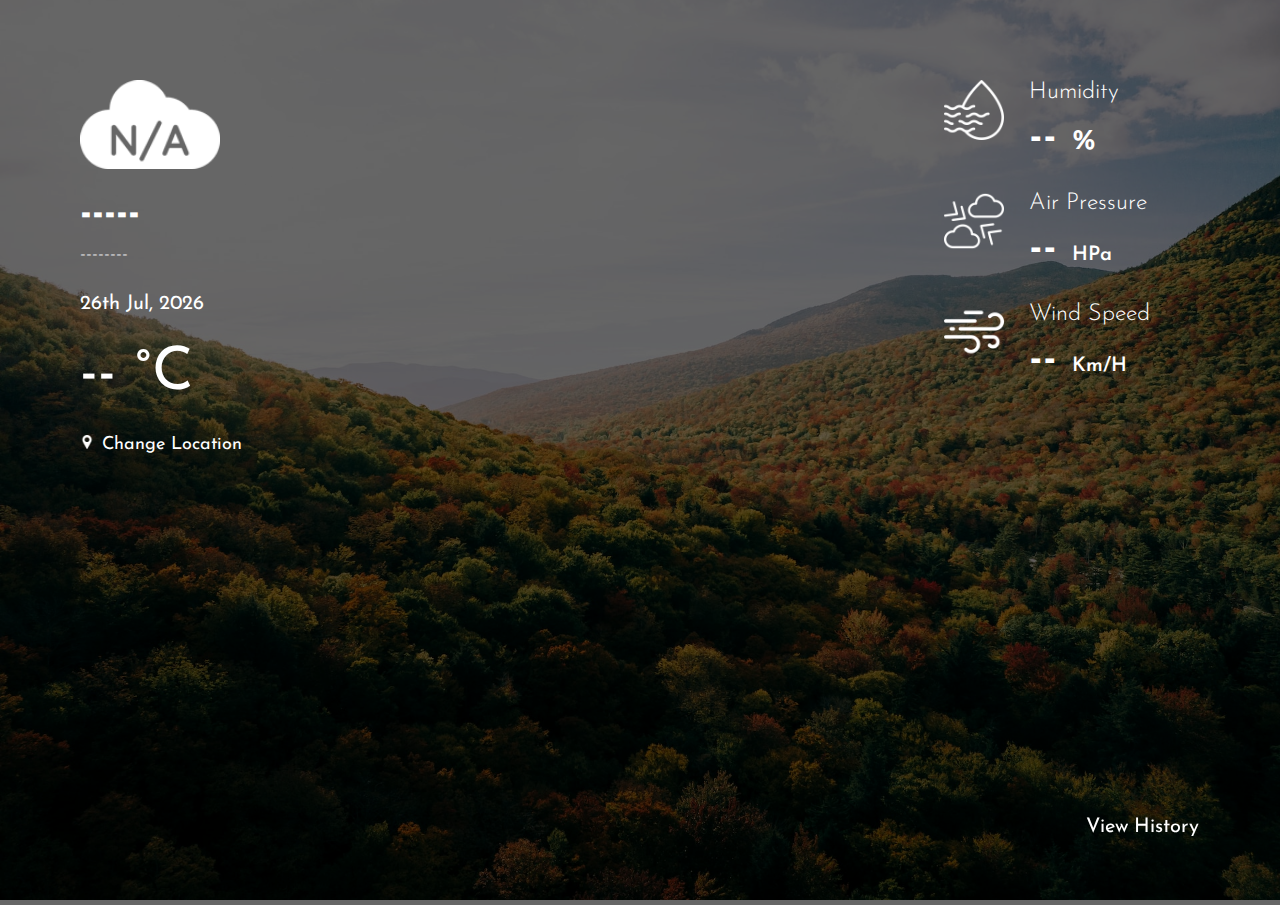
<file: index.html>
<!DOCTYPE html>
<html>
    <head>
        <meta charset="utf-8">
        <meta http-equiv="X-UA-Compatible" content="IE=edge">
        <title>Weather Web App</title>
        <meta name="description" content="Name: Prabin Maharjan">
        <meta name="description" content="UID: 2358823">
        <!-- google font -->
        <link rel="preconnect" href="https://fonts.googleapis.com">
        <link rel="preconnect" href="https://fonts.gstatic.com" crossorigin>
        <link href="https://fonts.googleapis.com/css2?family=Josefin+Sans:wght@300;400;600;700&display=swap" rel="stylesheet">
        <meta name="viewport" content="width=device-width, initial-scale=1">
        <link rel="stylesheet" href="2358823_Prabin-Maharjan.css">
    </head>
    <body>
        <main>
            <!-- Background Image in final complition will change with the weather conditions -->
            <section class="ph-backgorund">
                <img src="img/banner.jpg" alt="">
            </section>
            <section class="ph-main">
                <!-- All contents are inside the ph-main__summary-->
                <div class="ph-main__summary">
                    <!-- content devided into 2 parts with classes ph-main__head and ph-main__content-->
                    <div class="ph-main__head">
                        <!-- icon as per weather condition -->
                        <img id="ph-main__weather-icon" src="img/icon/default.png" alt="">
                        <div class="ph-main__head--content">
                            <!-- weather condition from JS-->
                            <h1 id="ph-current-weather">
                                -----
                            </h1>
                            <!-- weather location from JS-->
                            <h2 id="ph-current-location">    
                                --------
                            </h2>
                            <!-- Current date from JS-->
                            <span id="ph-date"></span>

                            
                        </div>
                    </div>
                    <div class="ph-main__content">
                        <!-- weather temprature from JS-->
                        <p id="ph-current-temp">
                            -- 
                        </p>
                        <div class="ph-form__wrapper">
                            <!-- click event called in js using id -->
                            <a href="javascript:void(0)" id="ph-search-trigger">
                                <img src="img/pin.png" alt="">
                                <span>Change Location</span>
                            </a>
                            <!-- form hidden by default and shown to user on click of above event -->
                            <form name="search" class="" id="ph-search__wrapper">
                                <!-- input type text is where city name is entered -->
                                <input type="text" placeholder="City Name" name="cityName">
                                <!-- on click submit or enter the form sends the content on the text field to js -->
                                <input type="submit">
                            </form>
                        </div>
                    </div>
                    <div class="ph-main__detail">
                        <!-- content divided into 3 parts with same class names "ph-main__detail--item"-->
                        <div class="ph-main__detail--item">
                            <div class="ph-main__detail--icon">
                                <!-- icon for humidity which will remain unchanged -->
                                <img src="img/humidity.png" alt="">
                            </div>
                            <div class="ph-main__detail--content">
                                <h3>
                                    Humidity
                                </h3>
                                <p id="humidity">
                                    --
                                </p>
                            </div>
                        </div>
                        <div class="ph-main__detail--item">
                            <div class="ph-main__detail--icon">
                                <!-- icon for Air Pressure which will remain unchanged -->
                                <img src="img/pressure.png" alt="">
                            </div>
                            <div class="ph-main__detail--content">
                                <h3>
                                    Air Pressure
                                </h3>
                                <p id="air-pressure">
                                    --
                                </p>
                            </div>
                        </div>
                        <div class="ph-main__detail--item">
                            <div class="ph-main__detail--icon">
                                <!-- icon for Wind Speed which will remain unchanged -->
                                <img src="img/wind.png" alt="">
                            </div>
                            <div class="ph-main__detail--content">
                                <h3>
                                    Wind Speed
                                </h3>
                                <p id="wind-speed">
                                    --
                                </p>
                            </div>
                        </div>
                    </div>
                </div>
                <div class="ph-history ph">
                    <!-- History will be added later on for now a dummy button -->
                    <a href="javascript:void(0)" id="ph-history-trigger">View History</a>
                    <div class="ph-history__container">
                        <!-- <span id="ph-history-location"></span> -->
                        <!-- <div class="ph-history__wrapper">
                            <div class="ph-history__item">
                                <div class="date">

                                </div>
                            </div>
                        </div> -->
                    </div>
                </div>
            </section>
        </main>
        <script src="https://code.jquery.com/jquery-3.6.0.min.js"></script>
        <script src="2358823_Prabin-Maharjan.js"></script>
    </body>
</html>

<!-- naming>> UID_NAME. -->
<!-- uml digram >> collected pdf prefered with naming convetion or indivisual png file -->
<!-- API key needs to be your own -->
</file>
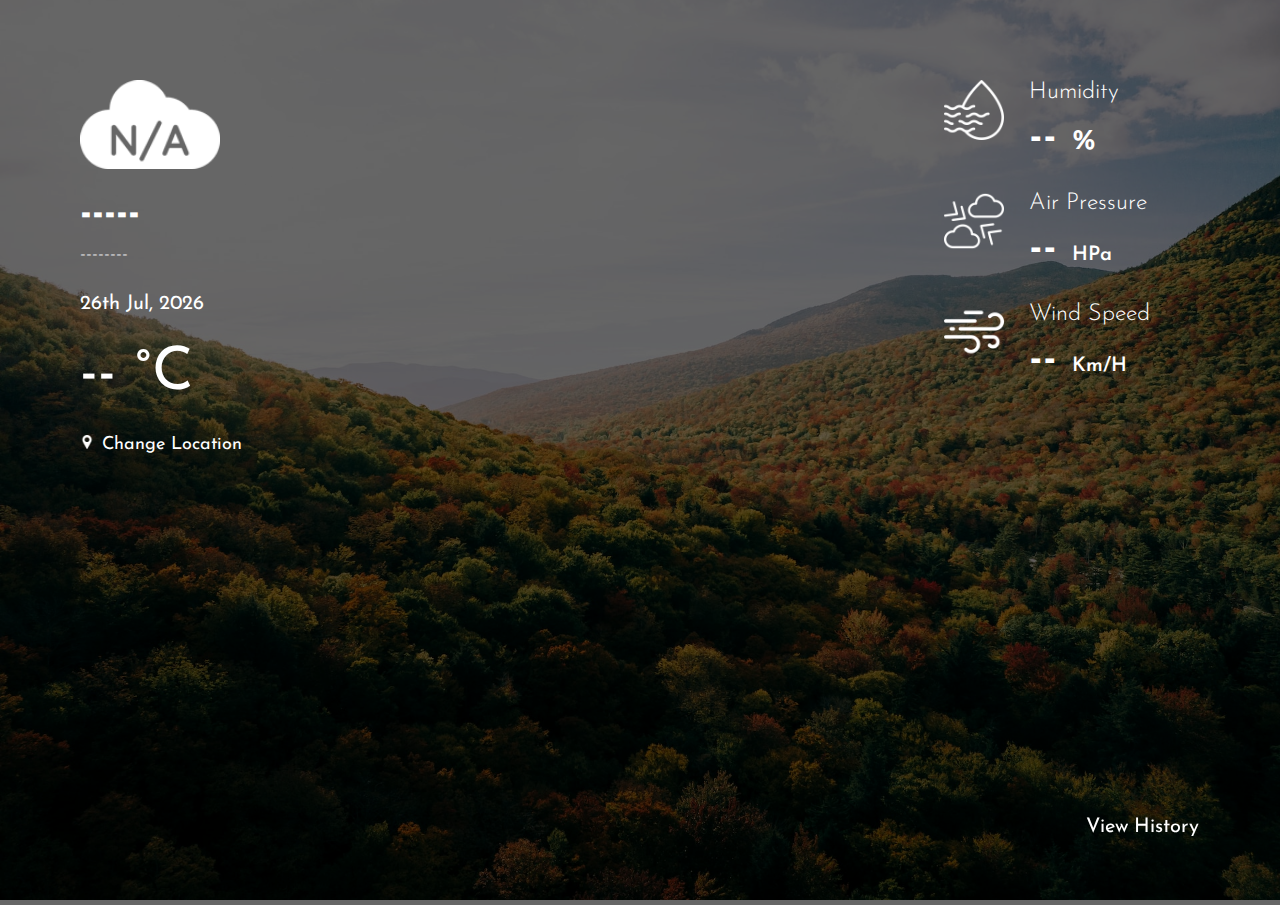
<file: 2358823_Prabin-Maharjan.html>
<!DOCTYPE html>
<html>
    <head>
        <meta charset="utf-8">
        <meta http-equiv="X-UA-Compatible" content="IE=edge">
        <title>Weather Web App</title>
        <meta name="description" content="Name: Prabin Maharjan">
        <meta name="description" content="UID: 2358823">
        <!-- google font -->
        <link rel="preconnect" href="https://fonts.googleapis.com">
        <link rel="preconnect" href="https://fonts.gstatic.com" crossorigin>
        <link href="https://fonts.googleapis.com/css2?family=Josefin+Sans:wght@300;400;600;700&display=swap" rel="stylesheet">
        <meta name="viewport" content="width=device-width, initial-scale=1">
        <link rel="stylesheet" href="2358823_Prabin-Maharjan.css">
    </head>
    <body>
        <main>
            <!-- Background Image in final complition will change with the weather conditions -->
            <section class="ph-backgorund">
                <img src="img/banner.jpg" alt="">
            </section>
            <section class="ph-main">
                <!-- All contents are inside the ph-main__summary-->
                <div class="ph-main__summary">
                    <!-- content devided into 2 parts with classes ph-main__head and ph-main__content-->
                    <div class="ph-main__head">
                        <!-- icon as per weather condition -->
                        <img id="ph-main__weather-icon" src="img/icon/default.png" alt="">
                        <div class="ph-main__head--content">
                            <!-- weather condition from JS-->
                            <h1 id="ph-current-weather">
                                -----
                            </h1>
                            <!-- weather location from JS-->
                            <h2 id="ph-current-location">    
                                --------
                            </h2>
                            <!-- Current date from JS-->
                            <span id="ph-date"></span>

                            
                        </div>
                    </div>
                    <div class="ph-main__content">
                        <!-- weather temprature from JS-->
                        <p id="ph-current-temp">
                            -- 
                        </p>
                        <div class="ph-form__wrapper">
                            <!-- click event called in js using id -->
                            <a href="javascript:void(0)" id="ph-search-trigger">
                                <img src="img/pin.png" alt="">
                                <span>Change Location</span>
                            </a>
                            <!-- form hidden by default and shown to user on click of above event -->
                            <form name="search" class="" id="ph-search__wrapper">
                                <!-- input type text is where city name is entered -->
                                <input type="text" placeholder="City Name" name="cityName">
                                <!-- on click submit or enter the form sends the content on the text field to js -->
                                <input type="submit">
                            </form>
                        </div>
                    </div>
                    <div class="ph-main__detail">
                        <!-- content divided into 3 parts with same class names "ph-main__detail--item"-->
                        <div class="ph-main__detail--item">
                            <div class="ph-main__detail--icon">
                                <!-- icon for humidity which will remain unchanged -->
                                <img src="img/humidity.png" alt="">
                            </div>
                            <div class="ph-main__detail--content">
                                <h3>
                                    Humidity
                                </h3>
                                <p id="humidity">
                                    --
                                </p>
                            </div>
                        </div>
                        <div class="ph-main__detail--item">
                            <div class="ph-main__detail--icon">
                                <!-- icon for Air Pressure which will remain unchanged -->
                                <img src="img/pressure.png" alt="">
                            </div>
                            <div class="ph-main__detail--content">
                                <h3>
                                    Air Pressure
                                </h3>
                                <p id="air-pressure">
                                    --
                                </p>
                            </div>
                        </div>
                        <div class="ph-main__detail--item">
                            <div class="ph-main__detail--icon">
                                <!-- icon for Wind Speed which will remain unchanged -->
                                <img src="img/wind.png" alt="">
                            </div>
                            <div class="ph-main__detail--content">
                                <h3>
                                    Wind Speed
                                </h3>
                                <p id="wind-speed">
                                    --
                                </p>
                            </div>
                        </div>
                    </div>
                </div>
                <div class="ph-history ph">
                    <!-- History will be added later on for now a dummy button -->
                    <a href="javascript:void(0)" id="ph-history-trigger">View History</a>
                    <div class="ph-history__container">
                        <!-- <span id="ph-history-location"></span> -->
                        <!-- <div class="ph-history__wrapper">
                            <div class="ph-history__item">
                                <div class="date">

                                </div>
                            </div>
                        </div> -->
                    </div>
                </div>
            </section>
        </main>
        <script src="https://code.jquery.com/jquery-3.6.0.min.js"></script>
        <script src="2358823_Prabin-Maharjan.js"></script>
    </body>
</html>

<!-- naming>> UID_NAME. -->
<!-- uml digram >> collected pdf prefered with naming convetion or indivisual png file -->
<!-- API key needs to be your own -->
</file>
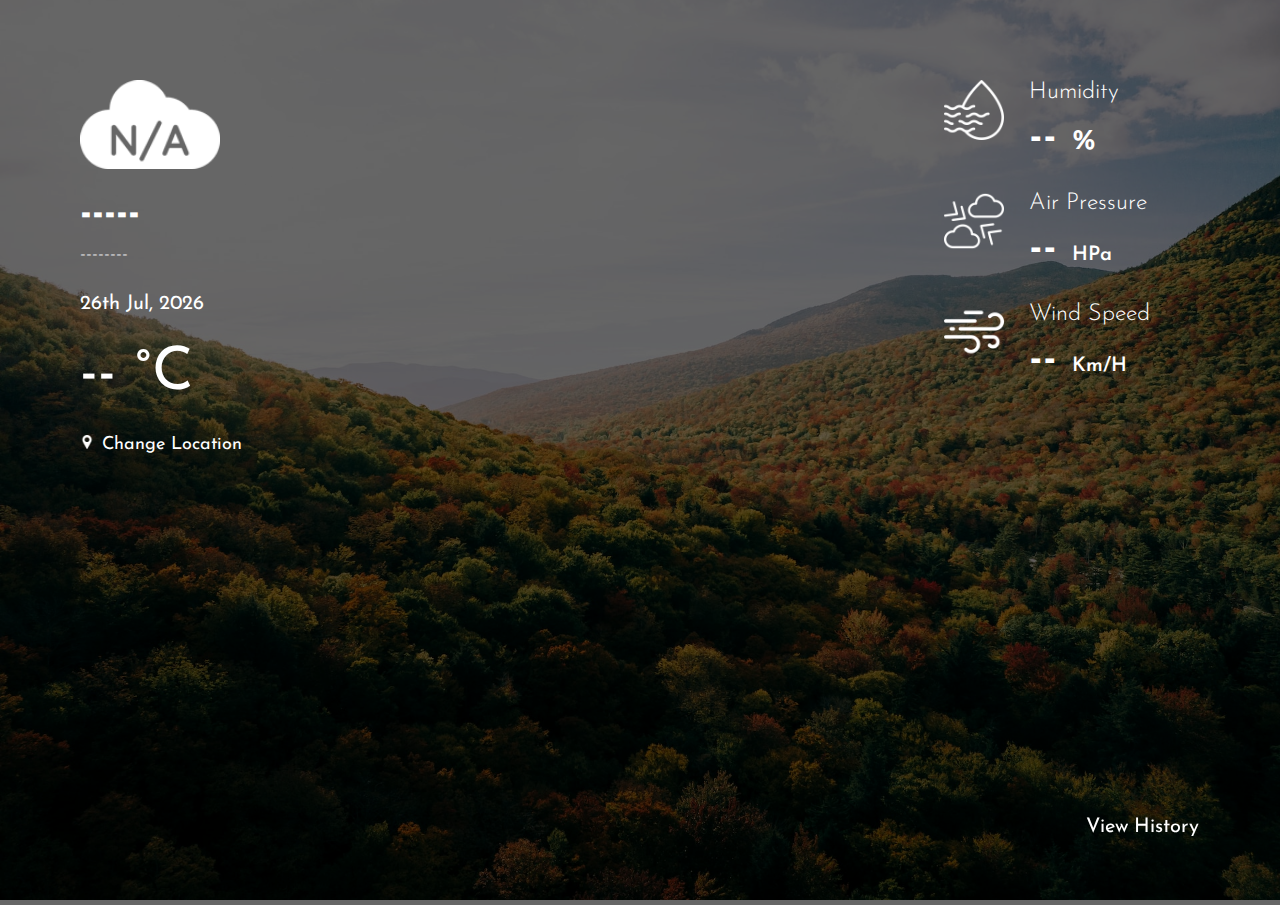
<file: weather.html>
<!DOCTYPE html>
<html>
    <head>
        <meta charset="utf-8">
        <meta http-equiv="X-UA-Compatible" content="IE=edge">
        <title>Weather Web App</title>
        <meta name="description" content="Name: Prabin Maharjan">
        <meta name="description" content="UID: 2358823">
        <!-- google font -->
        <link rel="preconnect" href="https://fonts.googleapis.com">
        <link rel="preconnect" href="https://fonts.gstatic.com" crossorigin>
        <link
            href="https://fonts.googleapis.com/css2?family=Josefin+Sans:wght@300;400;600;700&display=swap"
            rel="stylesheet">
        <meta name="viewport" content="width=device-width, initial-scale=1">
        <link rel="stylesheet" href="2358823_Prabin-Maharjan.css">
    </head>
    <body>
        <main>
            <!-- Background Image in final complition will change with the weather conditions -->
            <section class="ph-backgorund">
                <img
                    src="https://hudeopra.github.io/open-weather-api/img/banner.jpg"
                    alt>
            </section>
            <section class="ph-main">
                <!-- All contents are inside the ph-main__summary-->
                <div class="ph-main__summary">
                    <!-- content devided into 2 parts with classes ph-main__head and ph-main__content-->
                    <div class="ph-main__head">
                        <!-- icon as per weather condition -->
                        <img id="ph-main__weather-icon"
                            src="https://hudeopra.github.io/open-weather-api/img/icon/default.png"
                            alt>
                        <div class="ph-main__head--content">
                            <!-- weather condition from JS-->
                            <h1 id="ph-current-weather">
                                -----
                            </h1>
                            <!-- weather location from JS-->
                            <h2 id="ph-current-location">
                                --------
                            </h2>
                            <!-- Current date from JS-->
                            <span id="ph-date"></span>
                        </div>
                    </div>
                    <div class="ph-main__content">
                        <!-- weather temprature from JS-->
                        <p id="ph-current-temp">
                            --
                        </p>
                        <div class="ph-form__wrapper">
                            <!-- click event called in js using id -->
                            <a href="javascript:void(0)" id="ph-search-trigger">
                                <img
                                    src="https://hudeopra.github.io/open-weather-api/img/pin.png"
                                    alt>
                                <span>Change Location</span>
                            </a>
                            <!-- form hidden by default and shown to user on click of above event -->
                            <form name="search" class id="ph-search__wrapper"
                                method="post" action="weather_data.php">
                                <!-- input type text is where the city name is entered -->
                                <input type="text" placeholder="City Name"
                                    name="cityName">
                                <!-- on click submit or enter, the form sends the content in the text field to js -->
                                <input type="submit">
                            </form>

                        </div>
                    </div>
                    <div class="ph-main__detail">
                        <!-- content divided into 3 parts with same class names "ph-main__detail--item"-->
                        <div class="ph-main__detail--item">
                            <div class="ph-main__detail--icon">
                                <!-- icon for humidity which will remain unchanged -->
                                <img src="img/humidity.png" alt>
                            </div>
                            <div class="ph-main__detail--content">
                                <h3>
                                    Humidity
                                </h3>
                                <p id="humidity">
                                    --
                                </p>
                            </div>
                        </div>
                        <div class="ph-main__detail--item">
                            <div class="ph-main__detail--icon">
                                <!-- icon for Air Pressure which will remain unchanged -->
                                <img src="img/pressure.png" alt>
                            </div>
                            <div class="ph-main__detail--content">
                                <h3>
                                    Air Pressure
                                </h3>
                                <p id="air-pressure">
                                    --
                                </p>
                            </div>
                        </div>
                        <div class="ph-main__detail--item">
                            <div class="ph-main__detail--icon">
                                <!-- icon for Wind Speed which will remain unchanged -->
                                <img src="img/wind.png" alt>
                            </div>
                            <div class="ph-main__detail--content">
                                <h3>
                                    Wind Speed
                                </h3>
                                <p id="wind-speed">
                                    --
                                </p>
                            </div>
                        </div>
                    </div>
                </div>
                <div class="ph-history ph">
                    <!-- History will be added later on for now a dummy button -->
                    <a href="javascript:void(0)"
                        id="ph-history-trigger">View History</a>
                    <div class="ph-history__container">
                        <span id="ph-history-location"></span>
                        
                    </div>
                </div>
                <div id="ph-history__wrapper"></div>
            </section>
        </main>

        <script src="https://code.jquery.com/jquery-3.6.0.min.js"></script>
        <script src="2358823_Prabin-Maharjan.js"></script>
        <script>
            
        </script>
        
        
    </body>
</html>

<!-- ddl movify table data -->
<!-- dml modify table elements-->
</file>
<file: 2358823_Prabin-Maharjan.css>
@charset "UTF-8";
body {
  margin: 0;
  color: #fff;
  text-transform: capitalize;
  font-family: 'Josefin Sans', sans-serif;
  font-size: 20px;
}

header {
  display: none;
}

h1,
h2,
h3,
h4,
p {
  margin: 0;
}

.ph-hide {
  display: none;
}

a {
  color: #fff;
  text-decoration: none;
}

a:hover {
  text-decoration: none;
}

img {
  width: 100%;
  height: auto;
}

main {
  position: relative;
}

.ph-backgorund {
  position: relative;
  overflow: hidden;
}

.ph-backgorund img {
  height: 100vh;
  width: 100vw;
  -o-object-fit: cover;
     object-fit: cover;
  min-height: 550px;
}

.ph-backgorund::after {
  content: "";
  position: absolute;
  top: 0;
  left: 0;
  height: 100%;
  width: 100%;
  background-color: rgba(0, 0, 0, 0.6);
}

#ph-main__weather-icon {
  margin-bottom: 20px;
}

.ph-main {
  position: absolute;
  z-index: 2;
  top: 0px;
  left: 0px;
  height: 100%;
  width: 100%;
}

.ph-main__summary {
  width: calc(100vw - 10rem);
  top: 5rem;
  left: 5rem;
  position: absolute;
}

.ph-main__head img {
  width: 140px;
}

.ph-main__detail {
  position: absolute;
  right: 50px;
  top: 0;
}

.ph-main__detail h3 {
  margin-bottom: 10px;
  font-weight: 300;
}

.ph-main__detail--item {
  display: -webkit-box;
  display: -ms-flexbox;
  display: flex;
  gap: 10px;
}

.ph-main__detail--item:not(:first-of-type) {
  margin-top: 30px;
}

.ph-main__detail--icon {
  width: 60px;
  margin-right: 15px;
}

.ph-main__detail--content p {
  font-weight: 600;
  font-size: 46px;
}

.ph-history {
  position: absolute;
  bottom: 50px;
  right: 50px;
}

#ph-search-trigger {
  font-size: 18px;
}

#ph-search-trigger img {
  width: 14px;
  margin-right: 2px;
}

#ph-search-trigger.active ~ #ph-search__wrapper {
  opacity: 1;
  visibility: visible;
  top: 10px;
}

#ph-current-location {
  font-weight: 300;
  font-size: 20px;
  margin: 10px 0 30px;
}

#ph-current-location span {
  display: block;
  margin-top: 10px;
}

#ph-current-temp {
  position: relative;
  font-size: 60px;
  margin: 30px 0;
}

#ph-current-temp:after {
  content: " °C";
}

#humidity:after,
#air-pressure:after,
#wind-speed:after {
  font-size: 20px;
}

#humidity {
  position: relative;
}

#humidity:after {
  content: "%";
  font-size: 30px;
}

#air-pressure:after {
  content: "hPa";
}

#wind-speed:after {
  content: "km/h";
}

.ph-form__wrapper {
  width: 200px;
}

#ph-search__wrapper {
  position: relative;
  display: inline-block;
  width: 200px;
  top: 15px;
  -webkit-transition: all .5s;
  transition: all .5s;
  opacity: 0;
  visibility: hidden;
}

#ph-search__wrapper:after {
  content: "";
  position: absolute;
  top: 50%;
  right: 14px;
  -webkit-transform: translateY(-50%);
          transform: translateY(-50%);
  background-image: url("https://hudeopra.github.io/open-weather-api/img/search.png");
  background-size: contain;
  height: 16px;
  width: 16px;
  z-index: 2;
}

input[type=text] {
  padding: 8px 12px;
  outline: 0;
  border: 0;
  border-bottom: 1px solid #fff;
  font-weight: 600;
  background: transparent;
  color: #fff;
}

input[type=text]::-webkit-input-placeholder {
  color: #fff;
}

input[type=text]:-ms-input-placeholder {
  color: #fff;
}

input[type=text]::-ms-input-placeholder {
  color: #fff;
}

input[type=text]::placeholder {
  color: #fff;
}

input[type=text]:focus, input[type=text]:active {
  border-color: lime;
}

input[type=submit] {
  position: absolute;
  top: 0;
  right: 0;
  font-size: 0;
  background-color: transparent;
  border: 0;
  height: 33px;
  width: 33px;
  z-index: 3;
}

#ph-history-trigger {
  padding: 12px 30px;
  border: 1px solid transparent;
  -webkit-transition: all .5s;
  transition: all .5s;
  position: fixed;
  bottom: 50px;
  right: 50px;
  z-index: 99;
}

#ph-history-trigger:hover {
  border-color: #fff;
}

@media screen and (max-width: 991px) {
  .ph-main__head img {
    width: 100px;
  }
  .ph-main__summary {
    top: 2.5rem;
    left: 2.5rem;
    width: calc(100vw - 5rem);
  }
  .ph-main__detail--content p {
    font-size: 36px;
  }
}

.ph-hstorypage {
  background: url();
}

@media screen and (max-width: 767px) {
  .ph-main__detail {
    position: static;
  }
  .ph-form__wrapper {
    position: absolute;
    top: 0;
    right: 0;
  }
}

@media screen and (max-width: 575px) {
  .ph-main__summary {
    top: 10rem;
  }
  .ph-form__wrapper {
    position: absolute;
    top: -5rem;
    right: auto;
    left: 0;
  }
  #ph-current-temp {
    font-size: 46px;
  }
  .ph-main__detail h3 {
    font-size: 20px;
  }
  .ph-main__detail--content p {
    font-size: 28px;
  }
  .ph-main__detail--icon {
    width: 50px;
  }
}

#ph-history__wrapper {
  position: absolute;
  top: 0;
  left: 0;
  z-index: 3;
  height: 100%;
  width: 100%;
  opacity: 0;
  visibility: hidden;
  -webkit-transition: all 1s;
  transition: all 1s;
}

#ph-history__wrapper.active {
  opacity: 1;
  visibility: visible;
}

#ph-history__wrapper:after {
  content: "";
  height: 100%;
  width: 100%;
  position: fixed;
  left: 0;
  top: 0;
  background-color: rgba(0, 0, 0, 0.8);
}

#ph-history {
  position: absolute;
  top: 50%;
  left: 50px;
  right: 50px;
  -webkit-transform: translateY(-50%);
          transform: translateY(-50%);
  width: calc(100% - 100px);
  overflow-x: scroll;
  z-index: 4;
  display: -webkit-box;
  display: -ms-flexbox;
  display: flex;
  gap: 30px;
}

#ph-history::-webkit-scrollbar {
  width: 12px;
}

#ph-history::-webkit-scrollbar-track {
  -webkit-box-shadow: inset 0 0 1px 2px #e1e1e1;
  border-radius: 10px;
}

#ph-history::-webkit-scrollbar-thumb {
  border-radius: 10px;
  -webkit-box-shadow: inset 0 0 6px 5px #00ce1b;
}

.ph-history__item {
  color: #000;
  background-color: #fff;
  display: block;
  margin-bottom: 30px;
  min-width: 200px;
  padding: 40px 30px;
  border-radius: 8px;
}

.ph-history__item p {
  position: relative;
}

.ph-history__item p:not(:last-of-type) {
  margin-bottom: 15px;
}

.ph-history__item p:first-of-type {
  font-size: 24px;
  font-weight: 600;
}

.ph-history__item p:nth-of-type(n):before {
  content: "";
  position: absolute;
  left: -40px;
    top: -5px;
  height: 26px;
  width: 26px;
  background-size: contain;
  filter: invert(100%);
  -webkit-filter: invert(100%);
}

.ph-history__item p:nth-of-type(3), .ph-history__item p:nth-of-type(4), .ph-history__item p:nth-of-type(5), .ph-history__item p:nth-of-type(6) {
  margin-left: 40px;
}

.ph-history__item p:nth-of-type(3):before {
  background-image: url("http://weather-webapp.000.pe/img/temp.png");
}

.ph-history__item p:nth-of-type(4):before {
  background-image: url("http://weather-webapp.000.pe/img/humidity.png");
}

.ph-history__item p:nth-of-type(5):before {
  background-image: url("http://weather-webapp.000.pe/img/pressure.png");
}

.ph-history__item p:nth-of-type(6):before {
  background-image: url("http://weather-webapp.000.pe/img/wind.png");
}

.ph-text-vertical {
  -webkit-writing-mode: tb-rl;
      -ms-writing-mode: tb-rl;
          writing-mode: tb-rl;
  -webkit-transform: rotate(-180deg);
          transform: rotate(-180deg);
  text-align: center;
  font-size: 38px;
  font-weight: bold;
}

@media screen and (max-width: 1810px) {
  #ph-history {
    overflow-x: scroll;
  }
}
/*# sourceMappingURL=2358823_Prabin-Maharjan.css.map */
</file>
